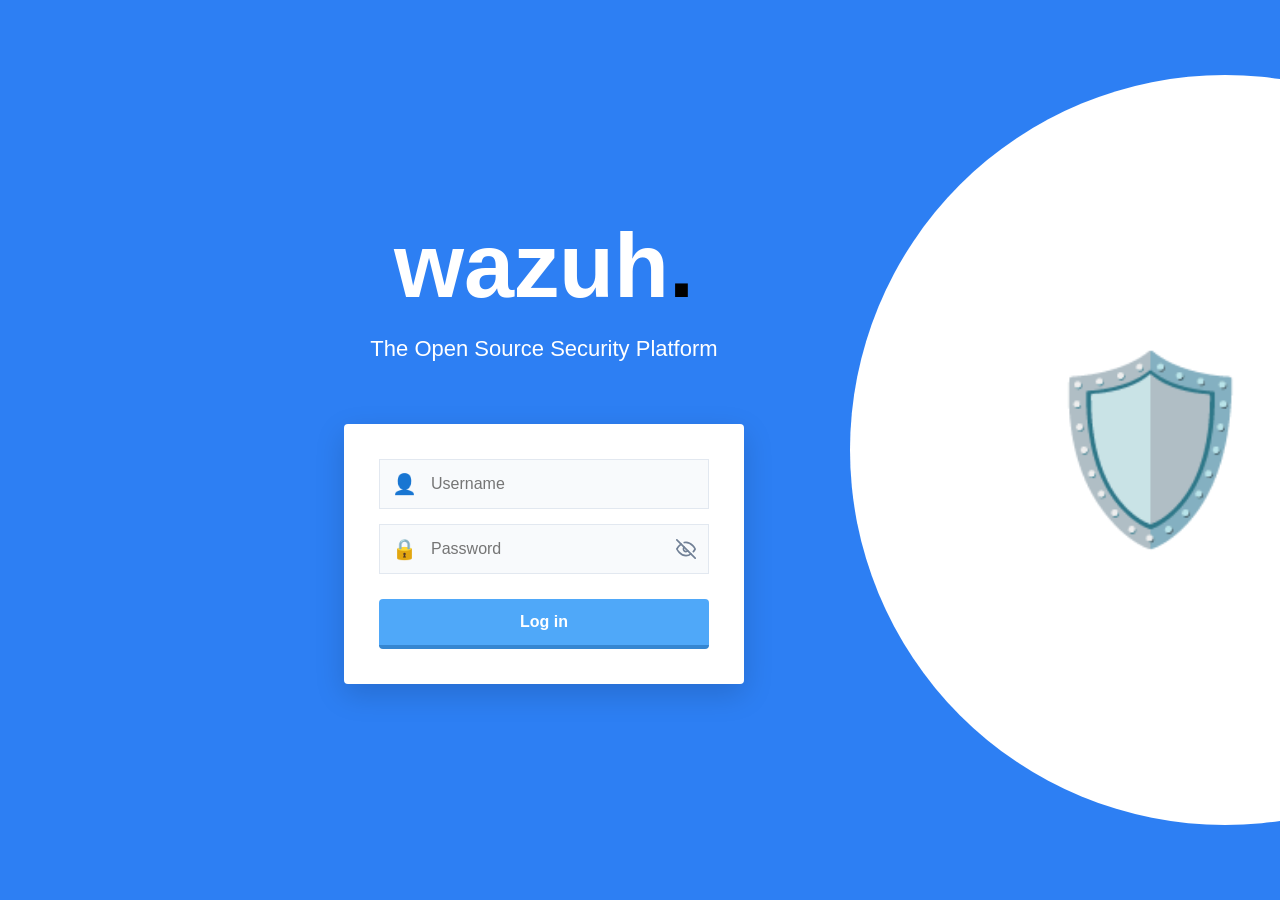
<file: backend/frontend/login.html>
<!DOCTYPE html>
<html lang="th">
<head>
    <meta charset="UTF-8">
    <meta name="viewport" content="width=device-width, initial-scale=1.0">
    <title>Wazuh - Login</title>
    <link rel="stylesheet" href="login.css">
</head>
<body>
    <div class="screen">
        <div class="circle-bg">
            <div class="shield-icon">🛡️</div>
        </div>

        <div class="content-wrapper">
            <div class="header">
                <h1 class="logo">wazuh<span class="dot">.</span></h1>
                <p class="tagline">The Open Source Security Platform</p>
            </div>

            <form id="loginForm" class="login-box">
                <div class="input-wrapper">
                    <span class="input-icon">👤</span>
                    <input type="text" id="username" placeholder="Username" required>
                </div>

                <div class="input-wrapper">
                    <span class="input-icon">🔒</span>
                    <input type="password" id="password" placeholder="Password" required>
                    <span id="togglePassword" class="eye-icon"></span>
                </div>

                <div id="errorText" class="error-text"></div>

                <button type="submit" class="login-button">Log in</button>
            </form>
        </div>
    </div>
    <script src="login.js"></script>
</body>
</html>
</file>
<file: backend/frontend/login.css>
body, html {
    margin: 0;
    padding: 0;
    width: 100vw;
    height: 100vh;
    overflow: hidden;
    font-family: 'Segoe UI', Tahoma, Geneva, Verdana, sans-serif;
}

.screen {
    display: flex;
    align-items: center;
    justify-content: center;
    min-height: 100vh;
    width: 100vw;
    background-color: #2D7FF3;
    position: relative;
}

.circle-bg {
    position: absolute;
    right: -25%;
    width: 750px;
    height: 750px;
    background-color: white;
    border-radius: 50%;
    display: flex;
    align-items: center;
    justify-content: center;
    z-index: 1;
}

.shield-icon {
    font-size: 180px;
    color: #2D7FF3;
    margin-right: 150px;
}

.content-wrapper {
    z-index: 2;
    text-align: center;
    display: flex;
    flex-direction: column;
    align-items: center;
    margin-right: 15%;
}

.header {
    margin-bottom: 40px;
}

.logo {
    font-size: 90px;
    font-weight: bold;
    color: white;
    margin: 0;
    line-height: 1.1;
}

.dot {
    color: #000000;
}

.tagline {
    font-size: 22px;
    color: white;
    margin-top: 20px;
    font-weight: 400;
}

.login-box {
    background-color: white;
    padding: 35px;
    border-radius: 4px;
    width: 400px;
    box-shadow: 0 10px 30px rgba(0,0,0,0.15);
    box-sizing: border-box;
}

.input-wrapper {
    display: flex;
    align-items: center;
    border: 1px solid #E2E8F0;
    margin-bottom: 15px;
    padding: 12px;
    background-color: #F8FAFC;
    position: relative;
}

.input-icon {
    margin-right: 12px;
    font-size: 20px;
    color: #718096;
}

input {
    border: none;
    outline: none;
    width: 100%;
    background-color: transparent;
    font-size: 16px;
    padding-right: 35px; /* 👈 เพิ่มตรงนี้ เพื่อกันไม่ให้ตัวหนังสือทับตา */
    box-sizing: border-box; /* 👈 เพิ่มตรงนี้เพื่อให้ padding ไม่ทำให้ขนาด input เพี้ยน */
}

.eye-icon {
    position: absolute;
    right: 12px;        /* 👈 ปรับระยะห่างจากขอบขวาเล็กน้อย */
    top: 50%;           /* 👈 จัดกึ่งกลางแนวตั้ง */
    transform: translateY(-50%); /* 👈 ช่วยให้กึ่งกลางเป๊ะทุกหน้าจอ */
    cursor: pointer;
    font-size: 18px;
    color: #718096;
    user-select: none;
    display: flex;      /* 👈 ช่วยจัดตำแหน่งกรณีเป็นไอคอน SVG */
    align-items: center;
    z-index: 10;        /* 👈 มั่นใจว่าอยู่เหนือตัวหนังสือ */
}

.login-button {
    width: 100%;
    padding: 14px;
    background-color: #4FA8F9;
    color: white;
    border: none;
    border-bottom: 4px solid #3586D1;
    border-radius: 4px;
    font-size: 16px;
    font-weight: bold;
    cursor: pointer;
    margin-top: 10px;
}

.login-button:active {
    border-bottom: 0;
    transform: translateY(2px);
}

.error-text {
    color: #E53E3E;
    font-size: 14px;
    margin-bottom: 15px;
    text-align: left;
    width: 100%;
    font-weight: 500;
    display: none; /* ซ่อนไว้ก่อนถ้าไม่มี error */
}

/* ซ่อนปุ่ม show password ของ browser */
input[type="password"]::-ms-reveal,
input[type="password"]::-ms-clear {
    display: none;
}

input[type="password"]::-webkit-credentials-auto-fill-button,
input[type="password"]::-webkit-textfield-decoration-container {
    display: none !important;
}
#password {
    padding-right: 50px;
}
</file>
